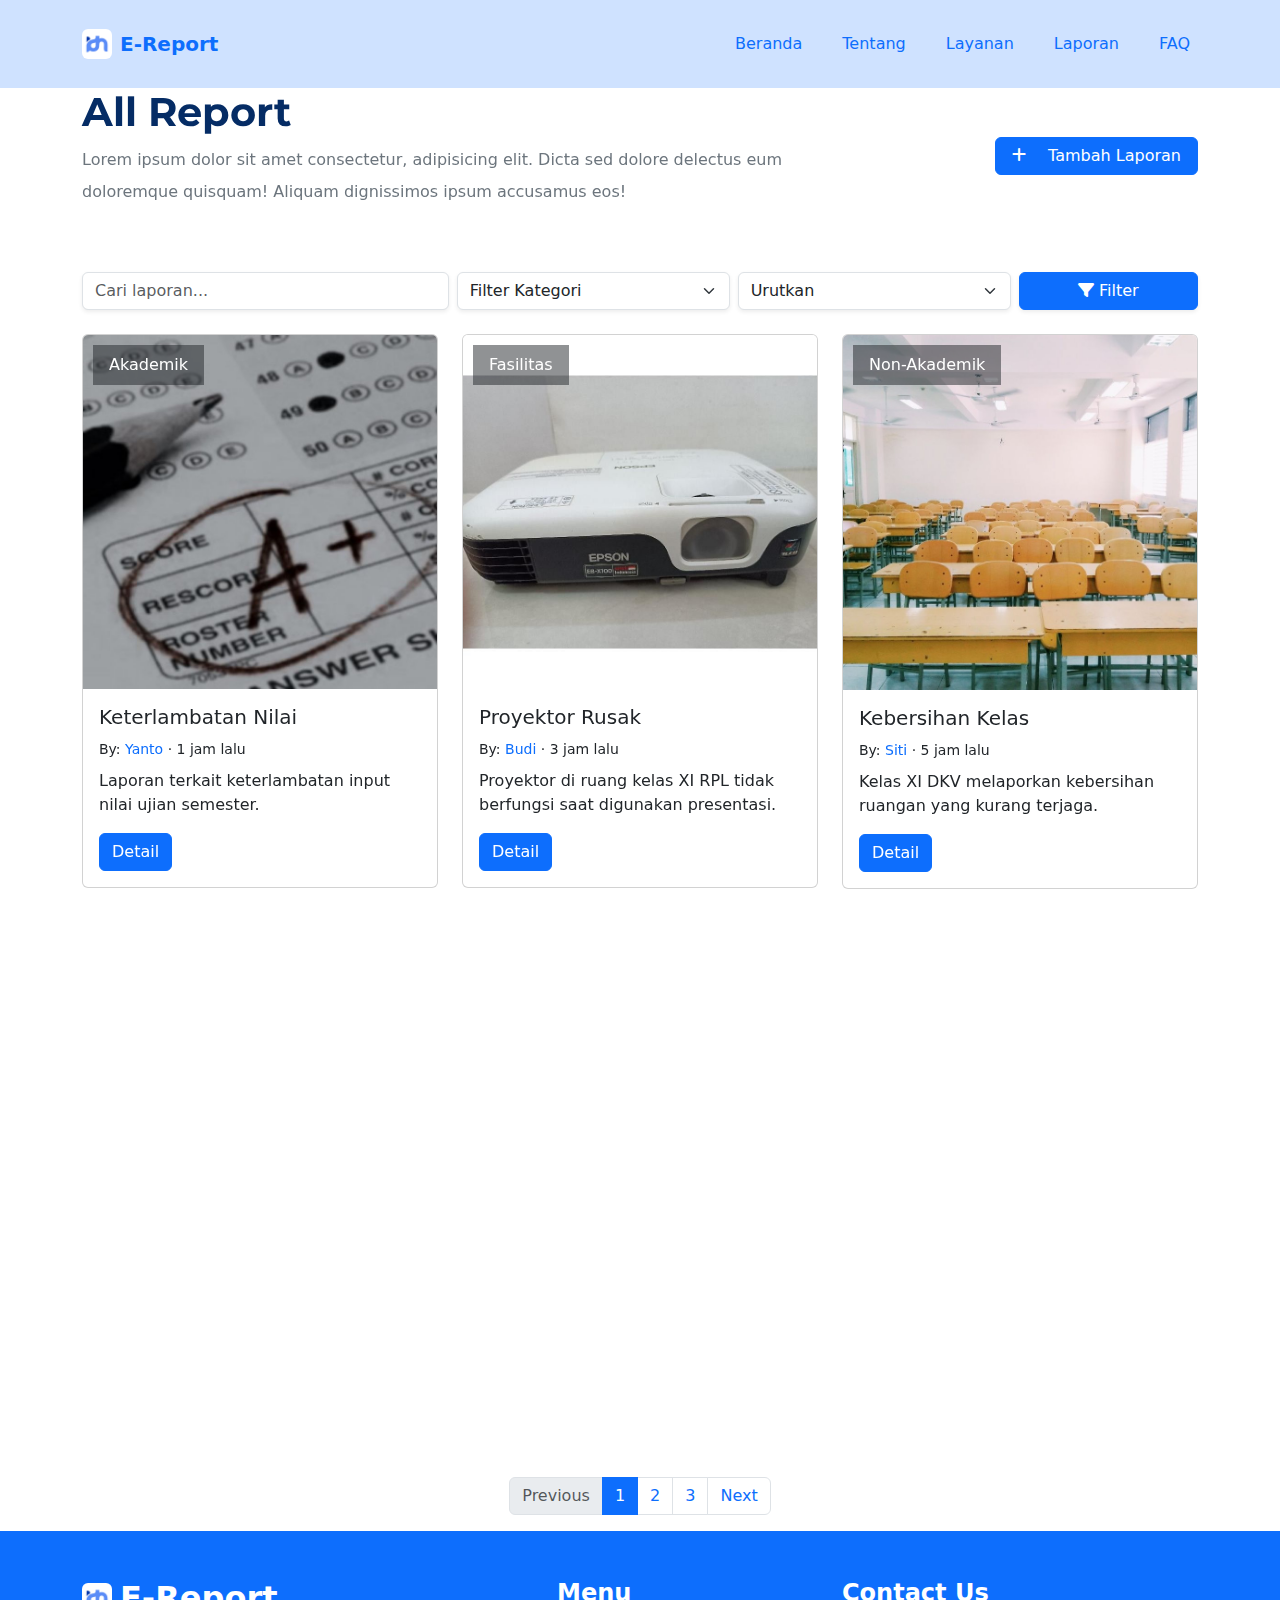
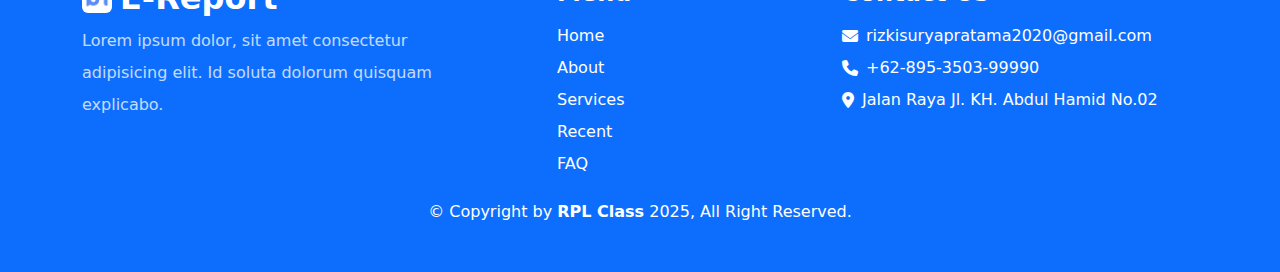
<file: reports.html>
<!DOCTYPE html>
<html lang="id">
<head>
  <meta charset="UTF-8">
  <meta name="viewport" content="width=device-width, initial-scale=1.0">
  <title>E-Report</title>

  <link rel="shortcut icon" href="asset/img/idn.png" type="image/x-icon">

  <!-- Bootstrap -->
  <link href="https://cdn.jsdelivr.net/npm/bootstrap@5.3.8/dist/css/bootstrap.min.css" rel="stylesheet" crossorigin="anonymous">

  <!-- Font Awesome -->
  <link rel="stylesheet" href="https://cdnjs.cloudflare.com/ajax/libs/font-awesome/6.5.2/css/all.min.css">

  <!-- Animate CSS -->
  <link rel="stylesheet" href="https://cdnjs.cloudflare.com/ajax/libs/animate.css/4.1.1/animate.min.css"/>

  <!-- aos css -->
  <link href="https://unpkg.com/aos@2.3.1/dist/aos.css" rel="stylesheet" />


  <link rel="stylesheet" href="asset/style.css">
</head>
<body>
  <!-- Navbar -->
  <nav class="navbar navbar-expand-lg bg-primary-subtle py-4
    navbar-light animate__animated animate__fadeInDown">

    <div class="container">
      <a class="navbar-brand d-flex align-items-center gap-2" href="index.html">
        <img src="asset/img/idn.png" alt="Logo" width="30" class="d-inline-block align-text-top rounded">
        <span class="fw-bold text-primary">E-Report</span>
      </a>
      <button class="navbar-toggler" type="button" data-bs-toggle="collapse" data-bs-target="#navbarNav" aria-controls="navbarNav" aria-expanded="false" aria-label="Toggle navigation">
        <span class="navbar-toggler-icon"></span>
      </button>
      <div class="collapse navbar-collapse" id="navbarNav">
        <ul class="navbar-nav ms-auto gap-4 pt-4 pt-lg-0">
          <li class="nav-item">
            <a class="nav-link text-primary" aria-current="page" href="index.html">Beranda</a>
          </li>
          <li class="nav-item">
            <a class="nav-link text-primary" href="index.html#about">Tentang</a>
          </li>
          <li class="nav-item">
            <a class="nav-link text-primary" href="index.htm#service">Layanan</a>
          </li>
          <li class="nav-item">
            <a class="nav-link text-primary" href="index.htm#recent">Laporan</a>
          </li>
          <li class="nav-item">
            <a class="nav-link text-primary" href="index.htm#faq">FAQ</a>
          </li>
        </ul>
      </div>
    </div>
  </nav>
  <!-- Navbar end-->

  <!-- All Reports -->
   <section id="reports">
        <div class="container">
            <!-- judul -->
             <div class="d-flex justify-content-md-between  align-items-center flex-wrap mb-5">
              <div class="col-md-8 text-center text-md-start">
                  <h1 class="fw-bold text-primary-emphasis" data-aos="fade-up" data-aos-duration="500">All Report</h1>
                  <p class="lh-lg text-secondary" data-aos="fade-up" data-aos-duration="500" data-aos-delay="300">Lorem ipsum dolor sit amet consectetur, adipisicing elit. Dicta sed dolore delectus eum doloremque quisquam! Aliquam dignissimos ipsum accusamus eos!</p>
              </div>
              <div>
                <button class="btn btn-primary px-3" data-bs-toggle="modal" data-bs-target="#addModal">
                  <i class="fa-solid fa-plus me-3"></i>
                  Tambah Laporan
                </button>
              </div>
             </div>
            <!-- Filter -->
            <div class="row mb-4 g-2 align-items-center">
                <div class="col-md-4">
                    <input type="text" class="form-control shadow-sm" placeholder="Cari laporan..." />
                </div>

                <div class="col-md-3">
                    <select class="form-select shadow-sm">
                    <option selected>Filter Kategori</option>
                    <option value="fasilitas">Fasilitas</option>
                    <option value="2">Non Akademik</option>
                    </select>
                </div>

                <div class="col-md-3">
                    <select class="form-select shadow-sm">
                    <option selected>Urutkan</option>
                    <option value="newest">Terbaru</option>
                    <option value="oldest">Terlama</option>
                    <option value="popular">Terpopuler</option>
                    </select>
                </div>

                <div class="col-md-2">
                    <button class="btn btn-primary w-100 shadow-sm">
                    <i class="fa-solid fa-filter"></i>
                    Filter
                    </button>
                </div>
            </div>

            <!-- Cards -->
            <div class="row">

            <div class="col-lg-4 col-md-6 mb-3" data-aos="fade-up" data-aos-duration="1000" data-aos-delay="700">
                <div class="card position-relative">
                <div class="position-absolute px-3 py-2 bg-dark bg-opacity-50 text-white" style="top: 10px; left: 10px;">
                    <a href="#" class="text-decoration-none text-white">Akademik</a>
                </div>
                <img src="asset/img/nilai.jpg" class="card-img-top" alt="foto report">
                <div class="card-body">
                    <h5 class="card-title">Keterlambatan Nilai</h5>
                    <p class="mb-2"><small>By: <a class="text-decoration-none" href="#">Yanto</a> · 1 jam lalu</small></p>
                    <p class="card-text">Laporan terkait keterlambatan input nilai ujian semester.</p>
                    <a href="#" class="btn btn-primary">Detail</a>
                </div>
                </div>
            </div>

            <div class="col-lg-4 col-md-6 mb-3" data-aos="fade-up" data-aos-duration="1000" data-aos-delay="600">
                <div class="card position-relative">
                <div class="position-absolute px-3 py-2 bg-dark bg-opacity-50 text-white" style="top: 10px; left: 10px;">
                    <a href="#" class="text-decoration-none text-white">Fasilitas</a>
                </div>
                <img src="asset/img/proyektor.jpg" class="card-img-top" alt="foto report">
                <div class="card-body">
                    <h5 class="card-title">Proyektor Rusak</h5>
                    <p class="mb-2"><small>By: <a class="text-decoration-none" href="#">Budi</a> · 3 jam lalu</small></p>
                    <p class="card-text">Proyektor di ruang kelas XI RPL tidak berfungsi saat digunakan presentasi.</p>
                    <a href="#" class="btn btn-primary">Detail</a>
                </div>
                </div>
            </div>

            <div class="col-lg-4 col-md-6 mb-3" data-aos="fade-up" data-aos-duration="1000" data-aos-delay="500">
                <div class="card position-relative">
                <div class="position-absolute px-3 py-2 bg-dark bg-opacity-50 text-white" style="top: 10px; left: 10px;">
                    <a href="#" class="text-decoration-none text-white">Non-Akademik</a>
                </div>
                <img src="asset/img/kelas.jpg" class="card-img-top" alt="foto report">
                <div class="card-body">
                    <h5 class="card-title">Kebersihan Kelas</h5>
                    <p class="mb-2"><small>By: <a class="text-decoration-none" href="#">Siti</a> · 5 jam lalu</small></p>
                    <p class="card-text">Kelas XI DKV melaporkan kebersihan ruangan yang kurang terjaga.</p>
                    <a href="#" class="btn btn-primary">Detail</a>
                </div>
                </div>
            </div>

            <div class="col-lg-4 col-md-6 mb-3" data-aos="fade-up" data-aos-duration="1000" data-aos-delay="700">
                <div class="card position-relative">
                <div class="position-absolute px-3 py-2 bg-dark bg-opacity-50 text-white" style="top: 10px; left: 10px;">
                    <a href="#" class="text-decoration-none text-white">Akademik</a>
                </div>
                <img src="asset/img/nilai.jpg" class="card-img-top" alt="foto report">
                <div class="card-body">
                    <h5 class="card-title">Keterlambatan Nilai</h5>
                    <p class="mb-2"><small>By: <a class="text-decoration-none" href="#">Yanto</a> · 1 jam lalu</small></p>
                    <p class="card-text">Laporan terkait keterlambatan input nilai ujian semester.</p>
                    <a href="#" class="btn btn-primary">Detail</a>
                </div>
                </div>
            </div>

            <div class="col-lg-4 col-md-6 mb-3" data-aos="fade-up" data-aos-duration="1000" data-aos-delay="600">
                <div class="card position-relative">
                <div class="position-absolute px-3 py-2 bg-dark bg-opacity-50 text-white" style="top: 10px; left: 10px;">
                    <a href="#" class="text-decoration-none text-white">Fasilitas</a>
                </div>
                <img src="asset/img/proyektor.jpg" class="card-img-top" alt="foto report">
                <div class="card-body">
                    <h5 class="card-title">Proyektor Rusak</h5>
                    <p class="mb-2"><small>By: <a class="text-decoration-none" href="#">Budi</a> · 3 jam lalu</small></p>
                    <p class="card-text">Proyektor di ruang kelas XI RPL tidak berfungsi saat digunakan presentasi.</p>
                    <a href="#" class="btn btn-primary">Detail</a>
                </div>
                </div>
            </div>

            <div class="col-lg-4 col-md-6 mb-3" data-aos="fade-up" data-aos-duration="1000" data-aos-delay="500">
                <div class="card position-relative">
                <div class="position-absolute px-3 py-2 bg-dark bg-opacity-50 text-white" style="top: 10px; left: 10px;">
                    <a href="#" class="text-decoration-none text-white">Non-Akademik</a>
                </div>
                <img src="asset/img/kelas.jpg" class="card-img-top" alt="foto report">
                <div class="card-body">
                    <h5 class="card-title">Kebersihan Kelas</h5>
                    <p class="mb-2"><small>By: <a class="text-decoration-none" href="#">Siti</a> · 5 jam lalu</small></p>
                    <p class="card-text">Kelas XI DKV melaporkan kebersihan ruangan yang kurang terjaga.</p>
                    <a href="#" class="btn btn-primary">Detail</a>
                </div>
                </div>
            </div>

            <!-- Pagination -->
            <nav aria-label="Page navigation example mt-5">
                <ul class="pagination justify-content-center">
                    <li class="page-item"><a class="page-link disabled" href="#">Previous</a></li>
                    <li class="page-item"><a class="page-link active" href="#">1</a></li>
                    <li class="page-item"><a class="page-link" href="#">2</a></li>
                    <li class="page-item"><a class="page-link" href="#">3</a></li>
                    <li class="page-item"><a class="page-link" href="#">Next</a></li>
                </ul>
            </nav>

        </div>

    </section>    
    <!-- End Reports -->
  <!-- All Reports end-->

  <!-- Modal -->
    <!-- Modal Tambah Laporan -->
    <div class="modal fade" id="addModal" tabindex="-1" aria-labelledby="exampleModalLabel" aria-hidden="true">
      <div class="modal-dialog modal-lg modal-dialog-centered">
        <div class="modal-content">
          
          <!-- Header -->
          <div class="modal-header bg-primary text-white">
            <h1 class="modal-title fs-5 fw-semibold" id="exampleModalLabel">
              <i class="fa-solid fa-pen-to-square me-2"></i>
              Tambah Laporan Baru
            </h1>
            <button type="button" class="btn-close btn-close-white" data-bs-dismiss="modal" aria-label="Close"></button>
          </div>

          <!-- Form -->
          <form action="" method="post" enctype="multipart/form-data">
            <div class="modal-body p-4">
              
              <!-- Judul Laporan -->
              <div class="mb-3">
                <label class="form-label fw-semibold" for="judul">Judul Laporan</label>
                <input class="form-control" type="text" id="judul" name="judul" placeholder="Masukkan judul laporan..">
              </div>

              <!-- Kategori -->
              <div class="mb-3">
                <label class="form-label fw-semibold" for="kategori">Kategori</label>
                <select class="form-select" id="kategori" name="kategori">
                  <option value="">Pilih Kategori</option>
                  <option value="akademik">Akademik</option>
                  <option value="fasilitas">Fasilitas</option>
                  <option value="anonymous">Anonymous</option>
                </select>
              </div>

              <!-- Deskripsi -->
              <div class="mb-3">
                <label class="form-label fw-semibold" for="deskripsi">Deskripsi Laporan</label>
                <textarea class="form-control" id="deskripsi" name="deskripsi" rows="4" placeholder="Tulis laporan anda..."></textarea>
              </div>

              <!-- Upload Foto -->
              <div class="mb-3">
                <label class="form-label fw-semibold" for="foto">Upload Foto</label>
                <input class="form-control" type="file" id="foto" name="foto" accept="image/*">
              </div>

            </div>

            <!-- Footer -->
            <div class="modal-footer">
              <button type="button" class="btn btn-secondary" data-bs-dismiss="modal">Close</button>
              <button type="submit" class="btn btn-primary">
                <i class="fa-solid fa-paper-plane me-1"></i> Kirim Laporan
              </button>
            </div>
          </form>

        </div>
      </div>
    </div>
  <!-- Modal end -->


  <!-- footer -->
    <footer class="bg-primary py-5">
      <div class="container">
        <div class="row justify-content-between row-gap-4">
          
          <!-- Logo & Deskripsi -->
          <div class="col-md-4 text-white">
            <div class="d-flex align-items-center gap-2 mb-2">
              <img src="asset/img/idn.png" alt="Logo" width="30" class="d-inline-block align-text-top rounded" />
              <h2 class="fw-bold m-0">E-Report</h2>
            </div>
            <p class="lh-lg opacity-75 m-0">
              Lorem ipsum dolor, sit amet consectetur adipisicing elit. Id soluta
              dolorum quisquam explicabo.
            </p>
          </div>

          <!-- Menu -->
          <div class="col-md-2 d-flex flex-column gap-2">
            <h4 class="fw-bold text-white">Menu</h4>
            <a href="index.html" class="footer-link text-white text-decoration-none">Home</a>
            <a href="index.html#about" class="footer-link text-white text-decoration-none">About</a>
            <a href="index.html#service" class="footer-link text-white text-decoration-none">Services</a>
            <a href="index.html#recent" class="footer-link text-white text-decoration-none">Recent</a>
            <a href="index.html#faq" class="footer-link text-white text-decoration-none">FAQ</a>
          </div>

          <!-- Kontak -->
          <div class="col-md-4 d-flex flex-column gap-2 text-white">
            <h4 class="fw-bold">Contact Us</h4>
            <p class="m-0 d-flex align-items-center gap-2">
              <i class="fa-solid fa-envelope"></i>
              rizkisuryapratama2020@gmail.com
            </p>
            <p class="m-0 d-flex align-items-center gap-2">
              <i class="fa-solid fa-phone"></i>
              +62-895-3503-99990
            </p>
            <p class="m-0 d-flex align-items-center gap-2">
              <i class="fa-solid fa-location-dot"></i>
              Jalan Raya Jl. KH. Abdul Hamid No.02
            </p>    
          </div>
        </div>

        <!-- Copyright -->
        <div class="copyright text-center text-white mt-4">
          <p class="m-0">&copy; Copyright by <span class="fw-bold">RPL Class</span> 2025, All Right Reserved.</p>
        </div>
      </div>
    </footer>
    <!-- footer end -->


  <!-- Bootstrap JS -->
  <script src="https://cdn.jsdelivr.net/npm/bootstrap@5.3.8/dist/js/bootstrap.bundle.min.js" crossorigin="anonymous"></script>

  <!-- aos js -->
  <script src="https://unpkg.com/aos@2.3.1/dist/aos.js"></script>
  <script>
    AOS.init();
  </script>

</body>
</html>
</file>
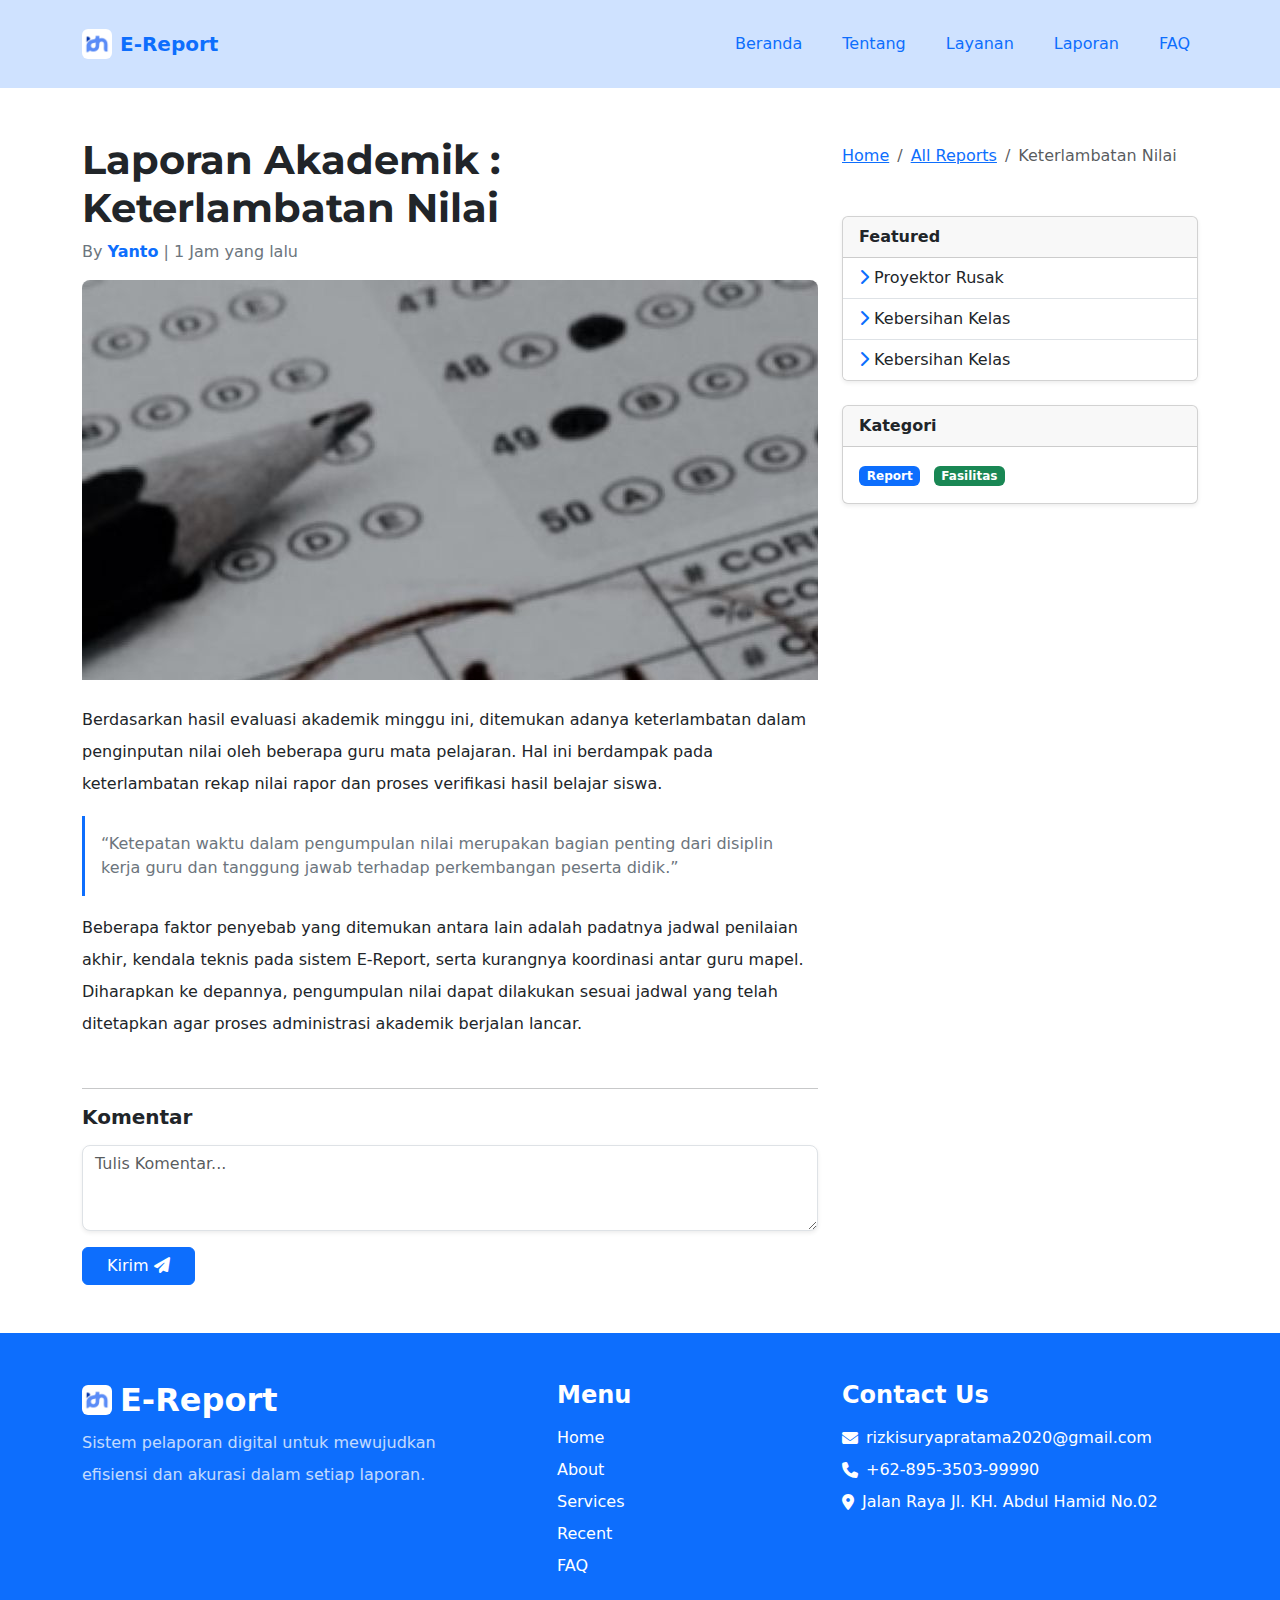
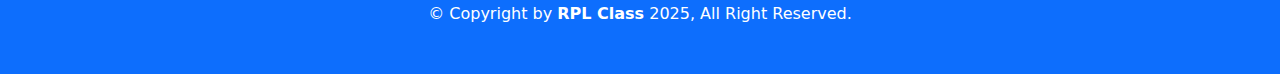
<file: single-report.html>
<!DOCTYPE html>
<html lang="id">
<head>
  <meta charset="UTF-8">
  <meta name="viewport" content="width=device-width, initial-scale=1.0">
  <title>E-Report</title>

  <link rel="shortcut icon" href="asset/img/idn.png" type="image/x-icon">

  <!-- Bootstrap -->
  <link href="https://cdn.jsdelivr.net/npm/bootstrap@5.3.8/dist/css/bootstrap.min.css" rel="stylesheet" crossorigin="anonymous">

  <!-- Font Awesome -->
  <link rel="stylesheet" href="https://cdnjs.cloudflare.com/ajax/libs/font-awesome/6.5.2/css/all.min.css">

  <!-- Animate CSS -->
  <link rel="stylesheet" href="https://cdnjs.cloudflare.com/ajax/libs/animate.css/4.1.1/animate.min.css"/>

  <!-- aos css -->
  <link href="https://unpkg.com/aos@2.3.1/dist/aos.css" rel="stylesheet" />


  <link rel="stylesheet" href="asset/style.css">
</head>
<body>
  <!-- Navbar -->
  <nav class="navbar navbar-expand-lg bg-primary-subtle py-4
    navbar-light animate__animated animate__fadeInDown">

    <div class="container">
      <a class="navbar-brand d-flex align-items-center gap-2" href="index.html">
        <img src="asset/img/idn.png" alt="Logo" width="30" class="d-inline-block align-text-top rounded">
        <span class="fw-bold text-primary">E-Report</span>
      </a>
      <button class="navbar-toggler" type="button" data-bs-toggle="collapse" data-bs-target="#navbarNav" aria-controls="navbarNav" aria-expanded="false" aria-label="Toggle navigation">
        <span class="navbar-toggler-icon"></span>
      </button>
      <div class="collapse navbar-collapse" id="navbarNav">
        <ul class="navbar-nav ms-auto gap-4 pt-4 pt-lg-0">
          <li class="nav-item">
            <a class="nav-link text-primary" aria-current="page" href="index.html">Beranda</a>
          </li>
          <li class="nav-item">
            <a class="nav-link text-primary" href="index.html#about">Tentang</a>
          </li>
          <li class="nav-item">
            <a class="nav-link text-primary" href="index.htm#service">Layanan</a>
          </li>
          <li class="nav-item">
            <a class="nav-link text-primary" href="index.htm#recent">Laporan</a>
          </li>
          <li class="nav-item">
            <a class="nav-link text-primary" href="index.htm#faq">FAQ</a>
          </li>
        </ul>
      </div>
    </div>
  </nav>
  <!-- Navbar end-->

   <!-- single report -->
    <div class="container my-5">
        <div class="row g-4">
          <!-- main content -->
          <div class="col-lg-8"> 
            <nav class="mt-2 mb-5 d-lg-none" aria-label="breadcrumb">
              <ol class="breadcrumb">
                <li class="breadcrumb-item"><a href="index.html">Home</a></li>
                <li class="breadcrumb-item"><a href="reports.html">All Reports</a></li>
                <li class="breadcrumb-item active" aria-current="page">Keterlambatan Nilai</li>
              </ol>
            </nav>

            <h1 class="fw-bold mb-2">Laporan Akademik : Keterlambatan Nilai</h1>
            <p class="text-secondary">
              By <span class="fw-semibold text-primary">Yanto</span> | 1 Jam yang lalu
            </p>

            <div class="mb-4" style="height: 400px; overflow: hidden;">
              <img src="asset/img/nilai.jpg" class="img-fluid rounded-3 shadow-sm" alt="Post Image">
            </div>

            <p class="lh-lg">
              Berdasarkan hasil evaluasi akademik minggu ini, ditemukan adanya keterlambatan dalam penginputan nilai oleh beberapa guru mata pelajaran. Hal ini berdampak pada keterlambatan rekap nilai rapor dan proses verifikasi hasil belajar siswa.
            </p>

            <blockquote class="border-start border-3 border-primary p-3 my-3 text-secondary">
              “Ketepatan waktu dalam pengumpulan nilai merupakan bagian penting dari disiplin kerja guru dan tanggung jawab terhadap perkembangan peserta didik.”
            </blockquote>

            <p class="lh-lg mb-5">
              Beberapa faktor penyebab yang ditemukan antara lain adalah padatnya jadwal penilaian akhir, kendala teknis pada sistem E-Report, serta kurangnya koordinasi antar guru mapel. Diharapkan ke depannya, pengumpulan nilai dapat dilakukan sesuai jadwal yang telah ditetapkan agar proses administrasi akademik berjalan lancar.
            </p>

            <hr>
            <h5 class="fw-bold mb-3">Komentar</h5>
            <form action="">
              <div class="mb-3">
                <textarea class="form-control rounded-3 shadow-sm" rows="3" placeholder="Tulis Komentar..."></textarea>
              </div>
              <button class="btn btn-primary px-4">
                Kirim
                <i class="fa-solid fa-paper-plane"></i>
              </button>
            </form>
          </div>
          <!-- end main content -->


        <!-- aside -->
        <div class="col-lg-4">

            <!-- breadcrumb -->
            <nav class="mt-2 mb-5 d-none d-lg-block" aria-label="breadcrumb">
            <ol class="breadcrumb">
                <li class="breadcrumb-item"><a href="index.html">Home</a></li>
                <li class="breadcrumb-item"><a href="reports.html">All Reports</a></li>
                <li class="breadcrumb-item active" aria-current="page">Keterlambatan Nilai</li>
            </ol>
            </nav>

            <!-- featured list -->
            <div class="card shadow-sm mb-4">
            <div class="card-header fw-bold">Featured</div>
            <ul class="list-group list-group-flush">
                <li class="list-group-item">
                <i class="fa-solid fa-chevron-right text-primary"></i> Proyektor Rusak
                </li>
                <li class="list-group-item">
                <i class="fa-solid fa-chevron-right text-primary"></i> Kebersihan Kelas
                </li>
                <li class="list-group-item">
                <i class="fa-solid fa-chevron-right text-primary"></i> Kebersihan Kelas
                </li>
            </ul>
            </div>

            <div class="card shadow-sm">
              <div class="card-header fw-bold">Kategori</div>
              <div class="card-body">
                <a href="" class="badge bg-primary text-decoration-none me-2">Report</a>
                <a href="" class="badge bg-success text-decoration-none me-2">Fasilitas</a>
              </div>
            </div>

        </div>
        <!-- end sidebar -->

        </div>
    </div>
    <!-- end single report -->

  <!-- footer -->
    <footer class="bg-primary py-5">
      <div class="container">
        <div class="row justify-content-between row-gap-4">
          
          <!-- Logo & Deskripsi -->
          <div class="col-md-4 text-white">
            <div class="d-flex align-items-center gap-2 mb-2">
              <img src="asset/img/idn.png" alt="Logo" width="30" class="d-inline-block align-text-top rounded" />
              <h2 class="fw-bold m-0">E-Report</h2>
            </div>
            <p class="lh-lg opacity-75 m-0">
            Sistem pelaporan digital untuk mewujudkan efisiensi dan akurasi dalam setiap laporan.
            </p>
          </div>

          <!-- Menu -->
          <div class="col-md-2 d-flex flex-column gap-2">
            <h4 class="fw-bold text-white">Menu</h4>
            <a href="index.html" class="footer-link text-white text-decoration-none">Home</a>
            <a href="index.html#about" class="footer-link text-white text-decoration-none">About</a>
            <a href="index.html#service" class="footer-link text-white text-decoration-none">Services</a>
            <a href="index.html#recent" class="footer-link text-white text-decoration-none">Recent</a>
            <a href="index.html#faq" class="footer-link text-white text-decoration-none">FAQ</a>
          </div>

          <!-- Kontak -->
          <div class="col-md-4 d-flex flex-column gap-2 text-white">
            <h4 class="fw-bold">Contact Us</h4>
            <p class="m-0 d-flex align-items-center gap-2">
              <i class="fa-solid fa-envelope"></i>
              rizkisuryapratama2020@gmail.com
            </p>
            <p class="m-0 d-flex align-items-center gap-2">
              <i class="fa-solid fa-phone"></i>
              +62-895-3503-99990
            </p>
            <p class="m-0 d-flex align-items-center gap-2">
              <i class="fa-solid fa-location-dot"></i>
              Jalan Raya Jl. KH. Abdul Hamid No.02
            </p>    
          </div>
        </div>

        <!-- Copyright -->
        <div class="copyright text-center text-white mt-4">
          <p class="m-0">&copy; Copyright by <span class="fw-bold">RPL Class</span> 2025, All Right Reserved.</p>
        </div>
      </div>
    </footer>
    <!-- footer end -->


  <!-- Bootstrap JS -->
  <script src="https://cdn.jsdelivr.net/npm/bootstrap@5.3.8/dist/js/bootstrap.bundle.min.js" crossorigin="anonymous"></script>

  <!-- aos js -->
  <script src="https://unpkg.com/aos@2.3.1/dist/aos.js"></script>
  <script>
    AOS.init();
  </script>

</body>
</html>
</file>
<file: asset/style.css>
@import url('https://fonts.googleapis.com/css2?family=Montserrat:ital,wght@0,100..900;1,100..900&family=Roboto:ital,wght@0,100..900;1,100..900&display=swap');

h1{
    font-family: "Montserrat", sans-serif;
}
</file>
